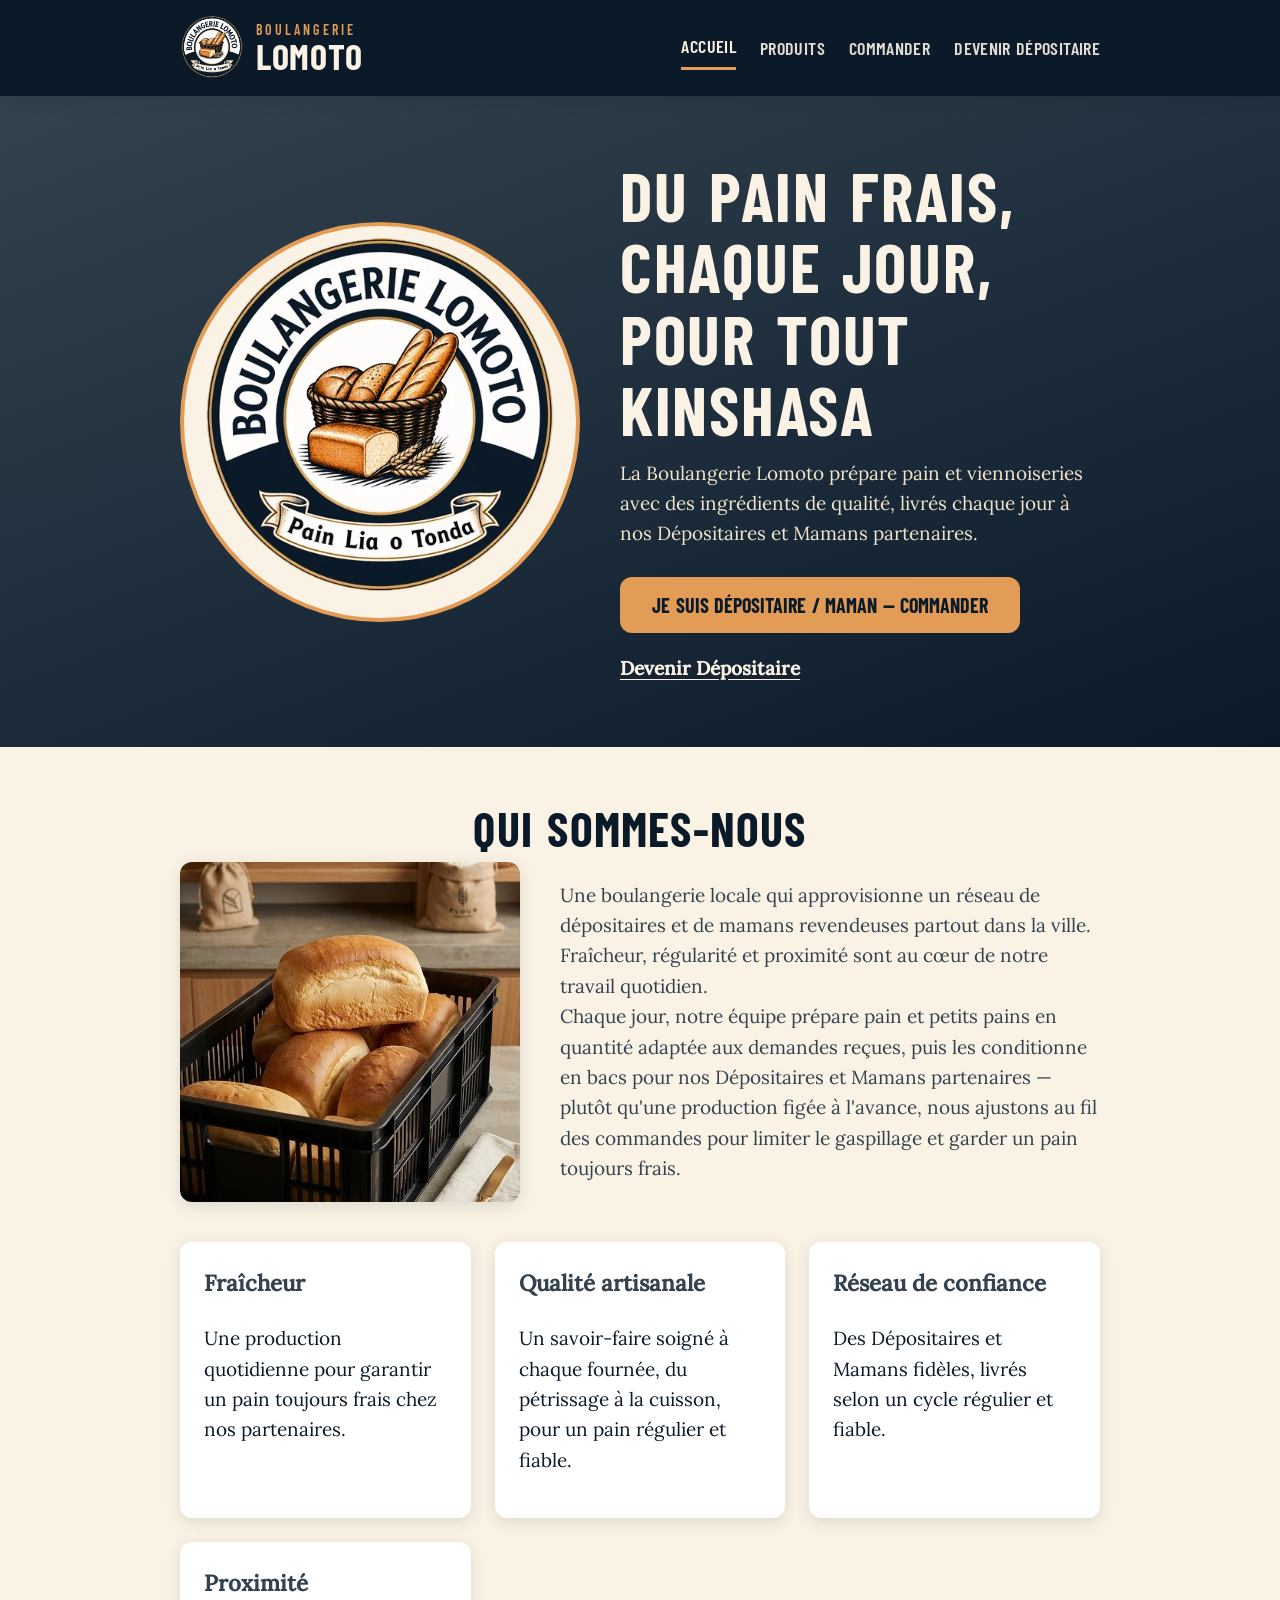
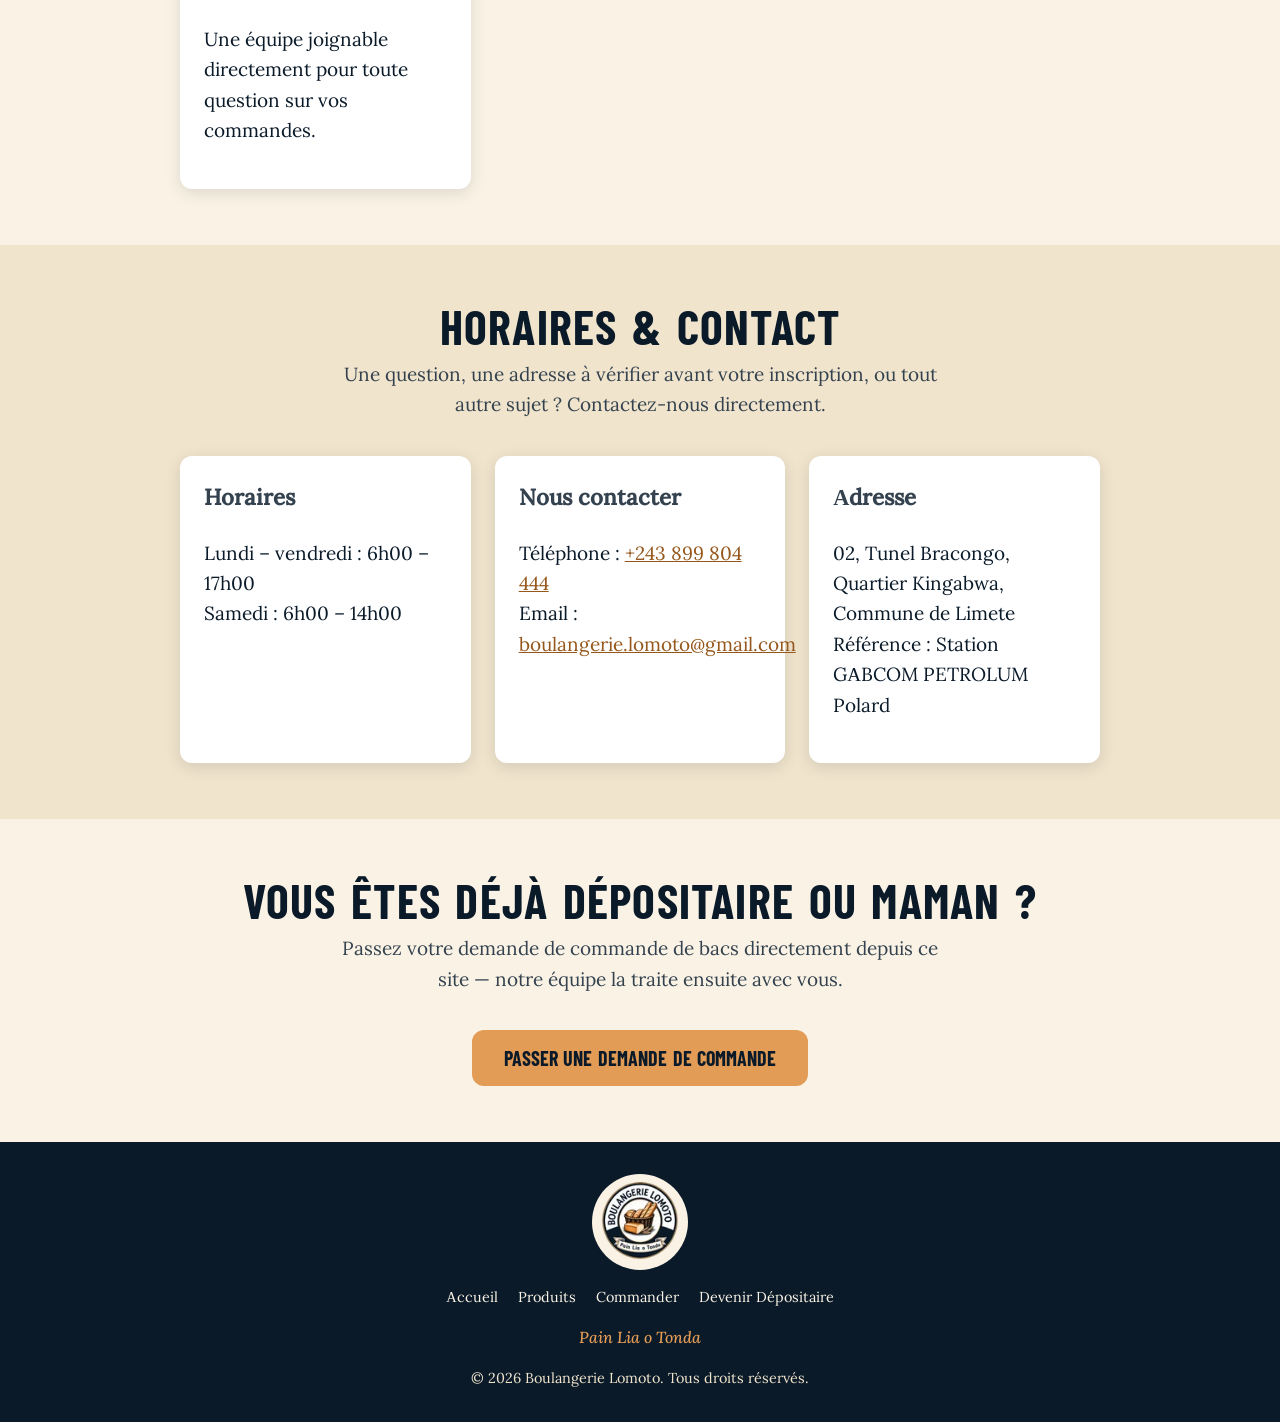
<file: index.html>
<!DOCTYPE html>
<html lang="fr">
<head>
  <meta charset="UTF-8" />
  <meta name="viewport" content="width=device-width, initial-scale=1.0" />
  <title>Boulangerie Lomoto</title>
  <meta name="description" content="Boulangerie Lomoto — pain et viennoiseries fraîches à Kinshasa. Dépositaires et Mamans, commandez vos bacs en ligne." />

  <link rel="icon" href="favicon.ico" sizes="16x16 32x32 48x48" />
  <link rel="icon" type="image/png" href="favicon-32.png" sizes="32x32" />
  <link rel="apple-touch-icon" href="apple-touch-icon.png" />
  <meta name="theme-color" content="#0A1A29" />

  <meta property="og:type" content="website" />
  <meta property="og:url" content="https://www.boulangerie-lomoto.com/" />
  <meta property="og:title" content="Boulangerie Lomoto" />
  <meta property="og:description" content="Boulangerie Lomoto — pain et viennoiseries fraîches à Kinshasa. Dépositaires et Mamans, commandez vos bacs en ligne." />
  <meta property="og:image" content="https://www.boulangerie-lomoto.com/images/og-image.jpg" />
  <meta property="og:image:width" content="1200" />
  <meta property="og:image:height" content="630" />
  <meta property="og:locale" content="fr_CD" />
  <meta name="twitter:card" content="summary_large_image" />

  <link rel="stylesheet" href="css/style.css" />
  <script src="js/site.js" defer></script>
</head>
<body>

  <header class="entete">
    <div class="entete-barre">
      <a class="marque" href="index.html">
        <img
          class="marque-logo"
          src="images/logo/logo-192.webp"
          srcset="images/logo/logo-96.webp 96w, images/logo/logo-192.webp 192w, images/logo/logo-480.webp 480w"
          sizes="(max-width: 600px) 52px, 64px"
          width="64" height="64"
          alt="Logo Boulangerie Lomoto"
        />
        <span class="marque-texte">
          <span class="marque-suffixe">Boulangerie</span>
          <span class="marque-nom">Lomoto</span>
        </span>
      </a>
      <button type="button" class="bouton-menu" id="bouton-menu" aria-expanded="false" aria-controls="nav-principale" hidden>
        <span class="bouton-menu-icone" aria-hidden="true"></span>
        <span class="assistance-visuelle">Menu</span>
      </button>
      <nav class="nav" id="nav-principale">
        <a href="index.html" class="actif" aria-current="page">Accueil</a>
        <a href="produits.html">Produits</a>
        <a href="commander.html">Commander</a>
        <a href="devenir-depositaire.html">Devenir Dépositaire</a>
      </nav>
    </div>
  </header>

  <section class="heros heros-accueil">
    <div class="conteneur heros-accueil-inner">
      <div class="heros-disque">
        <img
          src="images/logo/logo-480.webp"
          srcset="images/logo/logo-96.webp 96w, images/logo/logo-192.webp 192w, images/logo/logo-480.webp 480w"
          sizes="(max-width: 600px) 212px, 368px"
          width="368" height="368"
          alt="Logo Boulangerie Lomoto"
        />
      </div>
      <div class="heros-accueil-texte">
        <h1>Du pain frais, chaque jour, pour tout Kinshasa</h1>
        <p>
          La Boulangerie Lomoto prépare pain et viennoiseries avec des
          ingrédients de qualité, livrés chaque jour à nos Dépositaires et
          Mamans partenaires.
        </p>
        <div class="heros-accueil-actions">
          <a class="bouton" href="commander.html">Je suis Dépositaire / Maman — Commander</a>
          <a class="heros-lien-secondaire" href="devenir-depositaire.html">Devenir Dépositaire</a>
        </div>
      </div>
    </div>
  </section>

  <section class="section">
    <div class="conteneur">
      <h2>Qui sommes-nous</h2>

      <div class="section-illustree">
        <div class="illustration">
          <img
            src="images/produits/pain-frais-comptoir.jpg"
            alt="Bac de pains fraîchement préparés, prêts pour la livraison du jour"
            width="640" height="1138"
            loading="lazy"
          />
        </div>
        <div class="texte">
          <p class="section-intro">
            Une boulangerie locale qui approvisionne un réseau de dépositaires et
            de mamans revendeuses partout dans la ville. Fraîcheur, régularité et
            proximité sont au cœur de notre travail quotidien.
          </p>
          <p class="section-intro">
            Chaque jour, notre équipe prépare pain et petits pains en quantité
            adaptée aux demandes reçues, puis les conditionne en bacs pour nos
            Dépositaires et Mamans partenaires — plutôt qu'une production figée
            à l'avance, nous ajustons au fil des commandes pour limiter le
            gaspillage et garder un pain toujours frais.
          </p>
        </div>
      </div>

      <div class="grille">
        <div class="carte">
          <h3>Fraîcheur</h3>
          <p>Une production quotidienne pour garantir un pain toujours frais chez nos partenaires.</p>
        </div>
        <div class="carte">
          <h3>Qualité artisanale</h3>
          <p>Un savoir-faire soigné à chaque fournée, du pétrissage à la cuisson, pour un pain régulier et fiable.</p>
        </div>
        <div class="carte">
          <h3>Réseau de confiance</h3>
          <p>Des Dépositaires et Mamans fidèles, livrés selon un cycle régulier et fiable.</p>
        </div>
        <div class="carte">
          <h3>Proximité</h3>
          <p>Une équipe joignable directement pour toute question sur vos commandes.</p>
        </div>
      </div>
    </div>
  </section>

  <section class="section section-alt">
    <div class="conteneur">
      <h2>Horaires &amp; contact</h2>
      <p class="section-intro">
        Une question, une adresse à vérifier avant votre inscription, ou tout
        autre sujet ? Contactez-nous directement.
      </p>
      <div class="grille">
        <div class="carte">
          <h3>Horaires</h3>
          <p>
            Lundi – vendredi : 6h00 – 17h00<br />
            Samedi : 6h00 – 14h00
          </p>
        </div>
        <div class="carte">
          <h3>Nous contacter</h3>
          <p>
            Téléphone : <a href="tel:+243899804444">+243 899 804 444</a><br />
            Email : <a href="mailto:boulangerie.lomoto@gmail.com">boulangerie.lomoto@gmail.com</a>
          </p>
        </div>
        <div class="carte">
          <h3>Adresse</h3>
          <p>
            02, Tunel Bracongo, Quartier Kingabwa, Commune de Limete<br />
            Référence : Station GABCOM PETROLUM Polard
          </p>
        </div>
      </div>
    </div>
  </section>

  <section class="section">
    <div class="conteneur" style="text-align:center;">
      <h2>Vous êtes déjà Dépositaire ou Maman ?</h2>
      <p class="section-intro">
        Passez votre demande de commande de bacs directement depuis ce site —
        notre équipe la traite ensuite avec vous.
      </p>
      <a class="bouton" href="commander.html">Passer une demande de commande</a>
    </div>
  </section>

  <footer class="pied">
    <div class="conteneur pied-contenu">
      <div class="pied-logo">
        <img
          src="images/logo/logo-96.webp"
          srcset="images/logo/logo-96.webp 96w, images/logo/logo-192.webp 192w"
          sizes="(max-width: 600px) 108px, 96px"
          width="96" height="96"
          alt="Logo Boulangerie Lomoto"
        />
      </div>
      <nav class="pied-liens" aria-label="Pied de page">
        <a href="index.html">Accueil</a>
        <a href="produits.html">Produits</a>
        <a href="commander.html">Commander</a>
        <a href="devenir-depositaire.html">Devenir Dépositaire</a>
      </nav>
      <p class="pied-devise">Pain Lia o Tonda</p>
      <p class="pied-copyright">&copy; <span id="annee"></span> Boulangerie Lomoto. Tous droits réservés.</p>
    </div>
  </footer>
</body>
</html>
</file>
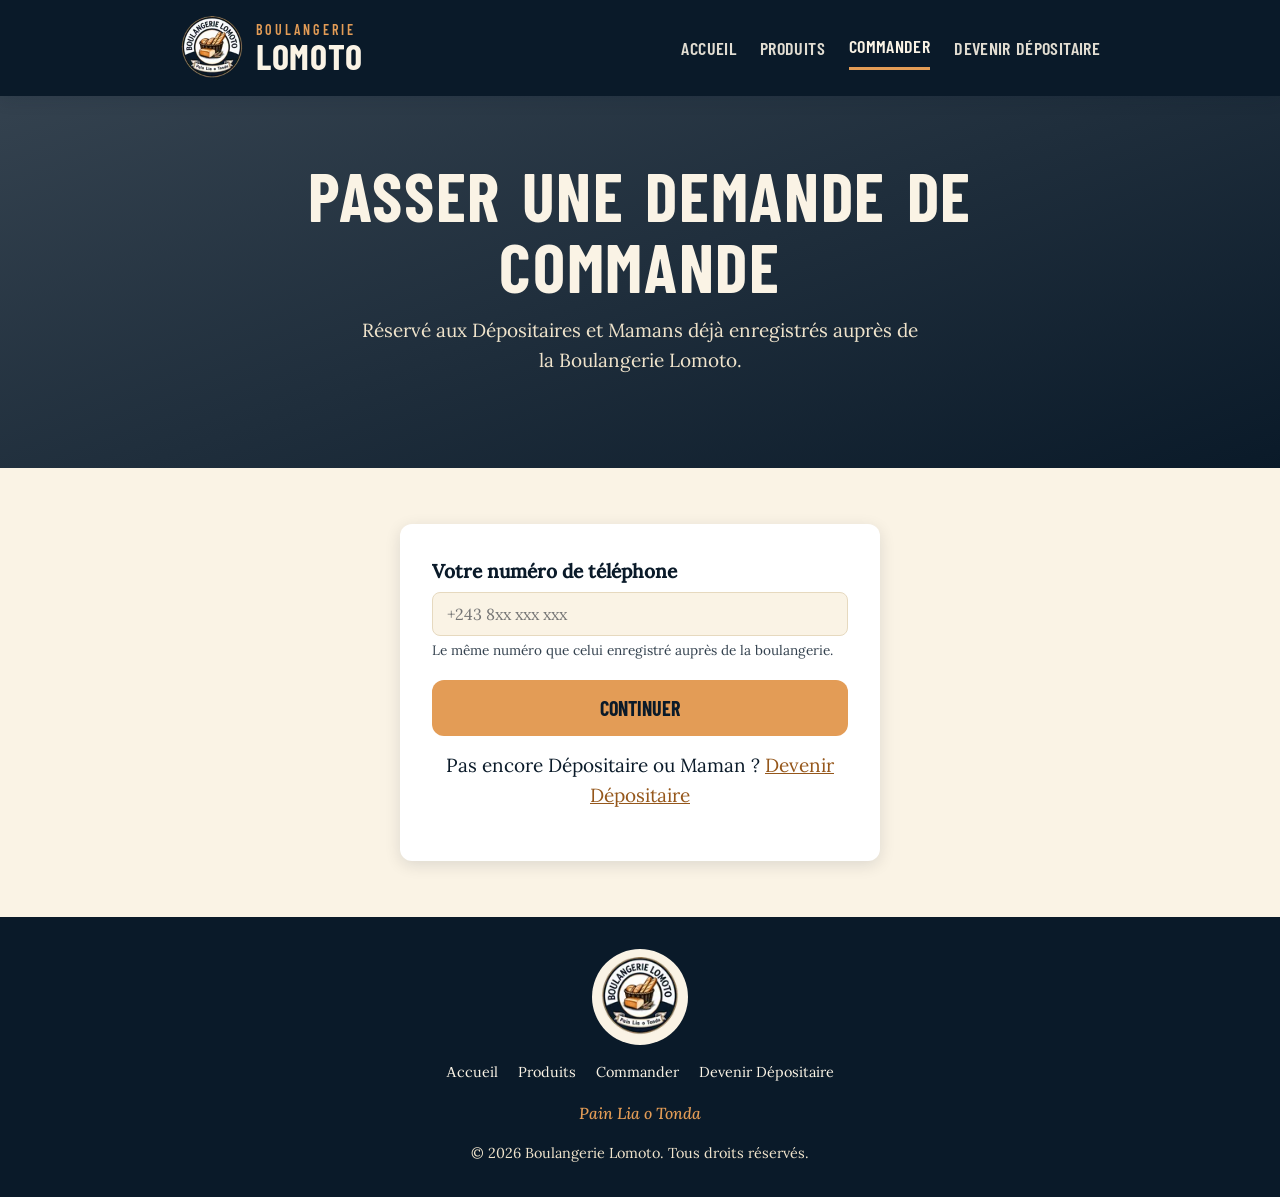
<file: commander.html>
<!DOCTYPE html>
<html lang="fr">
<head>
  <meta charset="UTF-8" />
  <meta name="viewport" content="width=device-width, initial-scale=1.0" />
  <title>Commander — Boulangerie Lomoto</title>
  <meta name="description" content="Dépositaires et Mamans : passez votre demande de commande de bacs auprès de la Boulangerie Lomoto." />

  <link rel="icon" href="favicon.ico" sizes="16x16 32x32 48x48" />
  <link rel="icon" type="image/png" href="favicon-32.png" sizes="32x32" />
  <link rel="apple-touch-icon" href="apple-touch-icon.png" />
  <meta name="theme-color" content="#0A1A29" />

  <meta property="og:type" content="website" />
  <meta property="og:url" content="https://www.boulangerie-lomoto.com/commander.html" />
  <meta property="og:title" content="Commander — Boulangerie Lomoto" />
  <meta property="og:description" content="Dépositaires et Mamans : passez votre demande de commande de bacs auprès de la Boulangerie Lomoto." />
  <meta property="og:image" content="https://www.boulangerie-lomoto.com/images/og-image.jpg" />
  <meta property="og:image:width" content="1200" />
  <meta property="og:image:height" content="630" />
  <meta property="og:locale" content="fr_CD" />
  <meta name="twitter:card" content="summary_large_image" />

  <link rel="stylesheet" href="css/style.css" />
  <script src="js/site.js" defer></script>
</head>
<body>

  <header class="entete">
    <div class="entete-barre">
      <a class="marque" href="index.html">
        <img
          class="marque-logo"
          src="images/logo/logo-192.webp"
          srcset="images/logo/logo-96.webp 96w, images/logo/logo-192.webp 192w, images/logo/logo-480.webp 480w"
          sizes="(max-width: 600px) 52px, 64px"
          width="64" height="64"
          alt="Logo Boulangerie Lomoto"
        />
        <span class="marque-texte">
          <span class="marque-suffixe">Boulangerie</span>
          <span class="marque-nom">Lomoto</span>
        </span>
      </a>
      <button type="button" class="bouton-menu" id="bouton-menu" aria-expanded="false" aria-controls="nav-principale" hidden>
        <span class="bouton-menu-icone" aria-hidden="true"></span>
        <span class="assistance-visuelle">Menu</span>
      </button>
      <nav class="nav" id="nav-principale">
        <a href="index.html">Accueil</a>
        <a href="produits.html">Produits</a>
        <a href="commander.html" class="actif" aria-current="page">Commander</a>
        <a href="devenir-depositaire.html">Devenir Dépositaire</a>
      </nav>
    </div>
  </header>

  <section class="heros">
    <div class="conteneur">
      <h1>Passer une demande de commande</h1>
      <p>Réservé aux Dépositaires et Mamans déjà enregistrés auprès de la Boulangerie Lomoto.</p>
    </div>
  </section>

  <section class="section">
    <div class="conteneur">

      <!-- Étape 1 : identification par téléphone -->
      <form id="formulaire-identification" class="formulaire-carte" novalidate>
        <div id="zone-message-identification"></div>

        <div class="champ">
          <label for="telephone">Votre numéro de téléphone</label>
          <input
            type="tel"
            id="telephone"
            name="telephone"
            inputmode="tel"
            autocomplete="tel"
            placeholder="+243 8xx xxx xxx"
            required
          />
          <span class="aide">Le même numéro que celui enregistré auprès de la boulangerie.</span>
        </div>

        <button type="submit" class="bouton" id="bouton-identification" style="width:100%;">
          Continuer
        </button>
        <p class="aide" style="text-align:center; margin-top:14px;">
          Pas encore Dépositaire ou Maman ?
          <a href="devenir-depositaire.html">Devenir Dépositaire</a>
        </p>
      </form>

      <!-- Étape 2 : formulaire de demande (masqué au départ) -->
      <form id="formulaire-demande" class="formulaire-carte" novalidate hidden>
        <div id="zone-message-demande"></div>

        <p class="salutation">Bonjour <span id="nom-client"></span></p>
        <span class="qualite-badge" id="qualite-client"></span>

        <div class="champ">
          <label>Bacs souhaités par produit</label>
          <div class="grille-produits" id="zone-produits">
            <p class="aide">Chargement des produits…</p>
          </div>
          <p class="total-bacs">Total : <strong id="total-bacs">0</strong> bac(s)</p>
        </div>

        <div class="champ">
          <label for="date-souhaitee">Date souhaitée</label>
          <input type="date" id="date-souhaitee" name="dateSouhaitee" required />
        </div>

        <div class="champ">
          <label for="note">Commentaire pour notre équipe <span style="font-weight:400;">(facultatif)</span></label>
          <textarea id="note" name="note" maxlength="500" placeholder="Une précision pour notre équipe…"></textarea>
        </div>

        <button type="submit" class="bouton" id="bouton-demande" style="width:100%;">
          Envoyer ma demande
        </button>
        <button type="button" class="lien-discret" id="bouton-changer-numero">
          Ce n'est pas mon numéro / changer
        </button>
      </form>

      <!-- Étape 3 : confirmation (masquée au départ) -->
      <div id="zone-confirmation" class="formulaire-carte" hidden>
        <div class="message message-succes">
          <strong>Votre demande a été transmise.</strong>
          <p style="margin:8px 0 0;">
            Notre équipe vous recontactera pour la confirmer. Ceci n'est pas
            encore une commande ferme — vous recevrez une confirmation avant
            toute livraison.
          </p>
        </div>
        <button type="button" class="bouton" id="bouton-nouvelle-demande" style="width:100%;">
          Passer une nouvelle demande
        </button>
      </div>

    </div>
  </section>

  <footer class="pied">
    <div class="conteneur pied-contenu">
      <div class="pied-logo">
        <img
          src="images/logo/logo-96.webp"
          srcset="images/logo/logo-96.webp 96w, images/logo/logo-192.webp 192w"
          sizes="(max-width: 600px) 108px, 96px"
          width="96" height="96"
          alt="Logo Boulangerie Lomoto"
        />
      </div>
      <nav class="pied-liens" aria-label="Pied de page">
        <a href="index.html">Accueil</a>
        <a href="produits.html">Produits</a>
        <a href="commander.html">Commander</a>
        <a href="devenir-depositaire.html">Devenir Dépositaire</a>
      </nav>
      <p class="pied-devise">Pain Lia o Tonda</p>
      <p class="pied-copyright">&copy; <span id="annee"></span> Boulangerie Lomoto. Tous droits réservés.</p>
    </div>
  </footer>

  <script src="js/commander.js"></script>
</body>
</html>
</file>
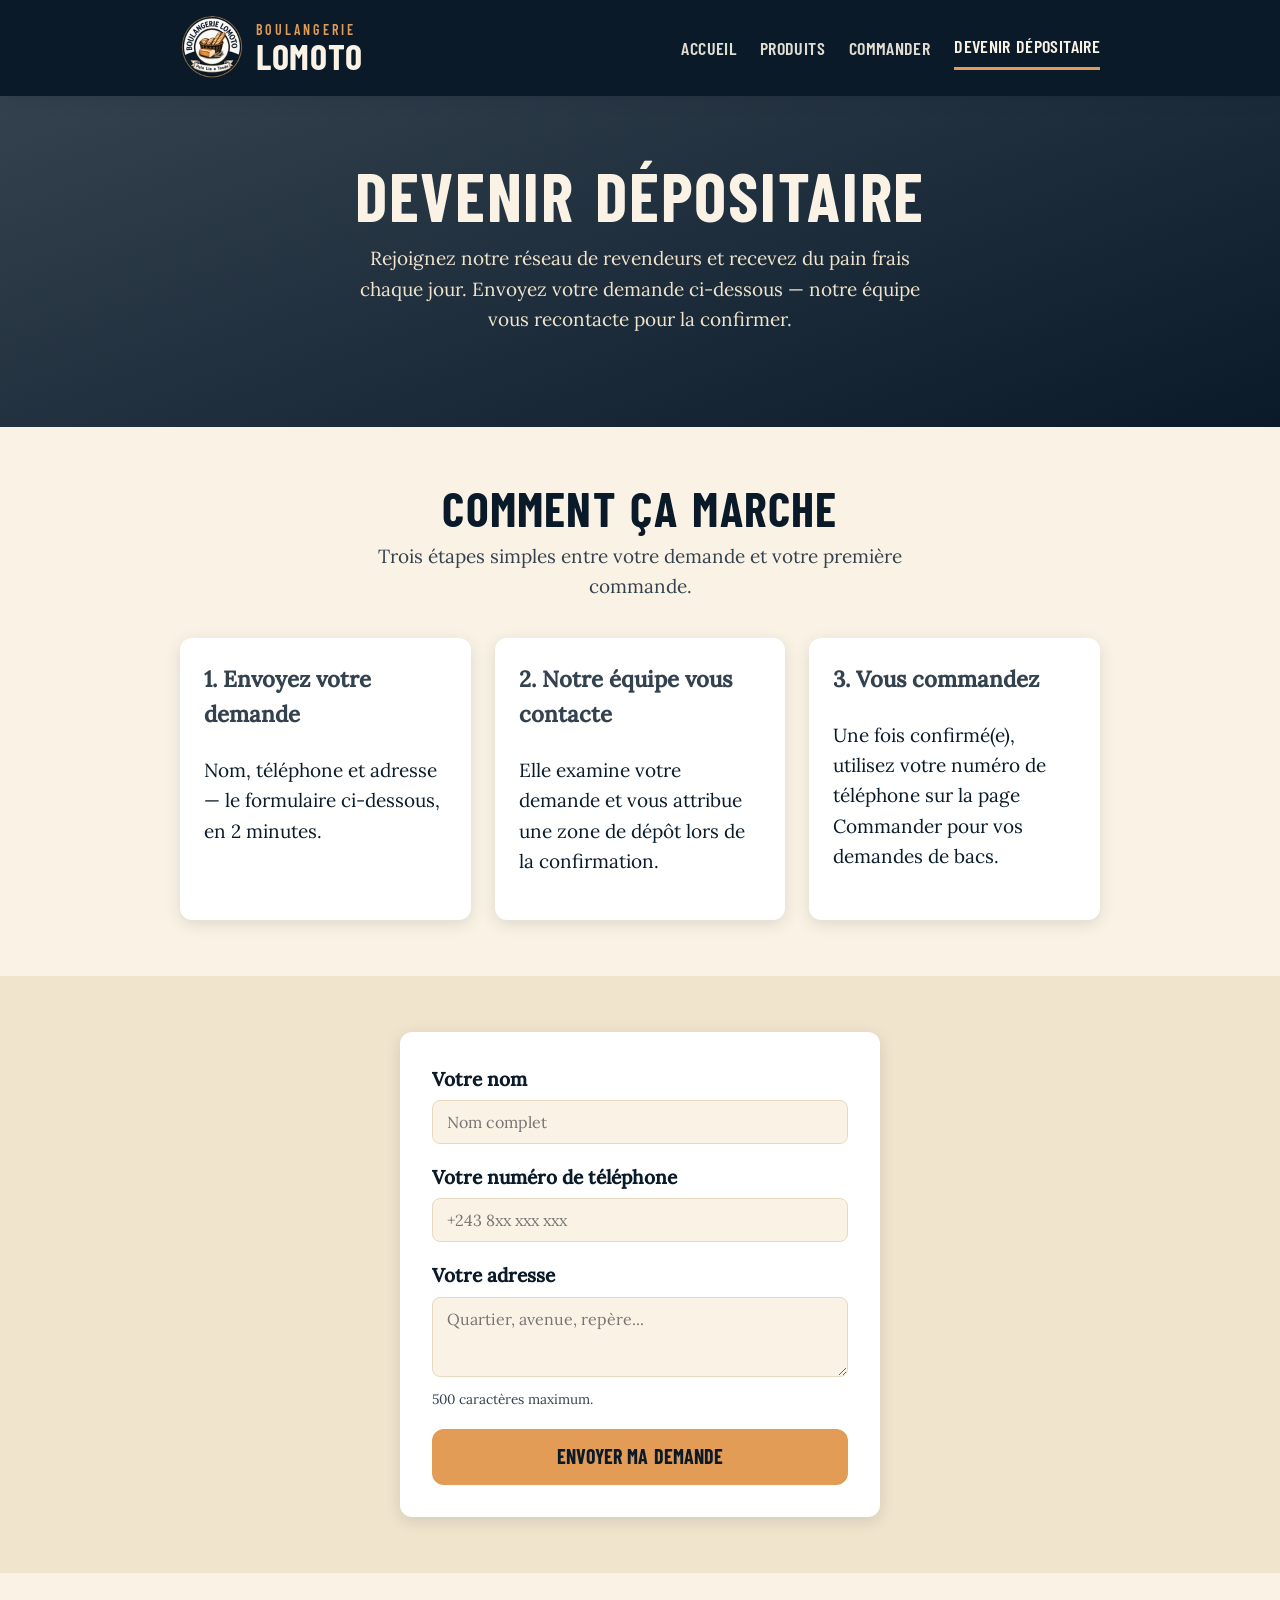
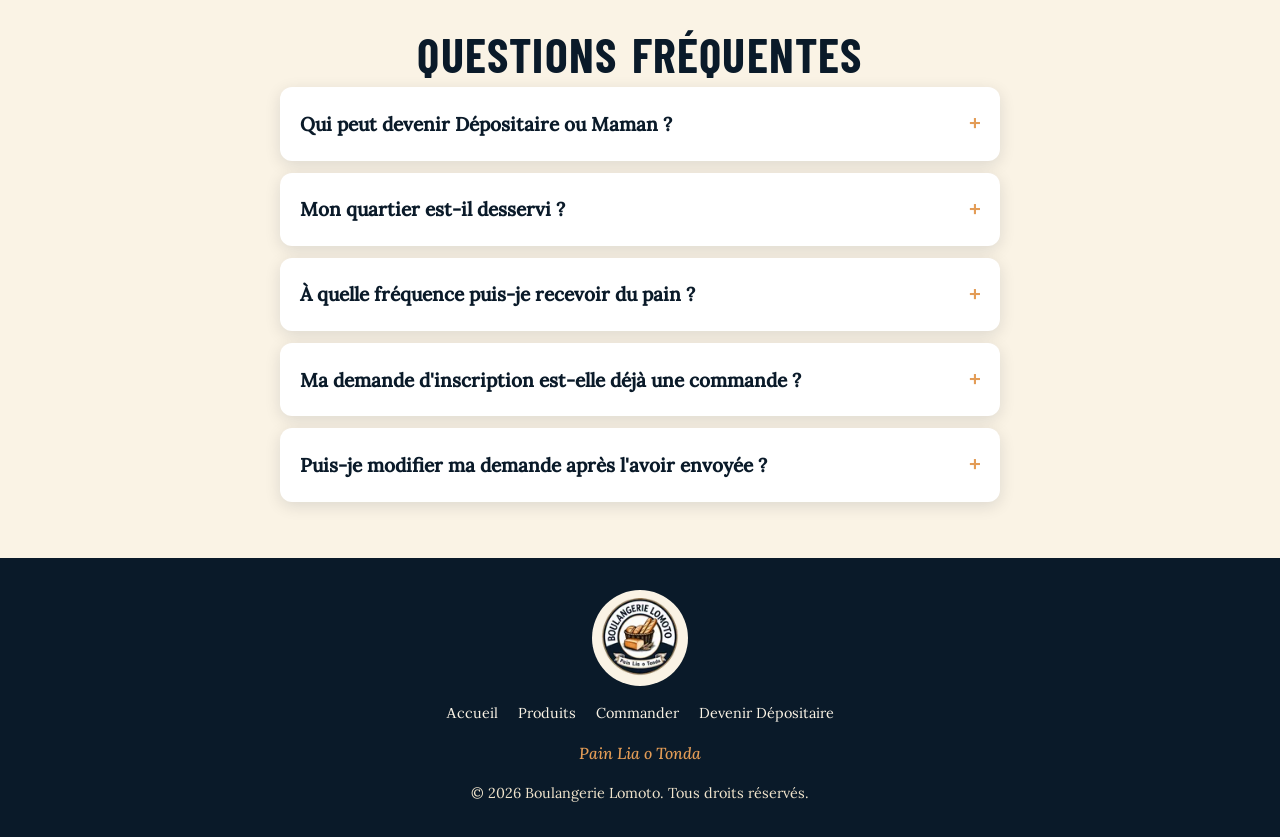
<file: devenir-depositaire.html>
<!DOCTYPE html>
<html lang="fr">
<head>
  <meta charset="UTF-8" />
  <meta name="viewport" content="width=device-width, initial-scale=1.0" />
  <title>Devenir Dépositaire — Boulangerie Lomoto</title>
  <meta name="description" content="Rejoignez le réseau de Dépositaires de la Boulangerie Lomoto — envoyez votre demande d'inscription, notre équipe vous recontacte pour la confirmer." />

  <link rel="icon" href="favicon.ico" sizes="16x16 32x32 48x48" />
  <link rel="icon" type="image/png" href="favicon-32.png" sizes="32x32" />
  <link rel="apple-touch-icon" href="apple-touch-icon.png" />
  <meta name="theme-color" content="#0A1A29" />

  <meta property="og:type" content="website" />
  <meta property="og:url" content="https://www.boulangerie-lomoto.com/devenir-depositaire.html" />
  <meta property="og:title" content="Devenir Dépositaire — Boulangerie Lomoto" />
  <meta property="og:description" content="Rejoignez le réseau de Dépositaires de la Boulangerie Lomoto — envoyez votre demande d'inscription, notre équipe vous recontacte pour la confirmer." />
  <meta property="og:image" content="https://www.boulangerie-lomoto.com/images/og-image.jpg" />
  <meta property="og:image:width" content="1200" />
  <meta property="og:image:height" content="630" />
  <meta property="og:locale" content="fr_CD" />
  <meta name="twitter:card" content="summary_large_image" />

  <link rel="stylesheet" href="css/style.css" />
  <script src="js/site.js" defer></script>
</head>
<body>

  <header class="entete">
    <div class="entete-barre">
      <a class="marque" href="index.html">
        <img
          class="marque-logo"
          src="images/logo/logo-192.webp"
          srcset="images/logo/logo-96.webp 96w, images/logo/logo-192.webp 192w, images/logo/logo-480.webp 480w"
          sizes="(max-width: 600px) 52px, 64px"
          width="64" height="64"
          alt="Logo Boulangerie Lomoto"
        />
        <span class="marque-texte">
          <span class="marque-suffixe">Boulangerie</span>
          <span class="marque-nom">Lomoto</span>
        </span>
      </a>
      <button type="button" class="bouton-menu" id="bouton-menu" aria-expanded="false" aria-controls="nav-principale" hidden>
        <span class="bouton-menu-icone" aria-hidden="true"></span>
        <span class="assistance-visuelle">Menu</span>
      </button>
      <nav class="nav" id="nav-principale">
        <a href="index.html">Accueil</a>
        <a href="produits.html">Produits</a>
        <a href="commander.html">Commander</a>
        <a href="devenir-depositaire.html" class="actif" aria-current="page">Devenir Dépositaire</a>
      </nav>
    </div>
  </header>

  <section class="heros">
    <div class="conteneur">
      <h1>Devenir Dépositaire</h1>
      <p>
        Rejoignez notre réseau de revendeurs et recevez du pain frais chaque
        jour. Envoyez votre demande ci-dessous — notre équipe vous
        recontacte pour la confirmer.
      </p>
    </div>
  </section>

  <section class="section">
    <div class="conteneur">
      <h2>Comment ça marche</h2>
      <p class="section-intro">
        Trois étapes simples entre votre demande et votre première commande.
      </p>
      <div class="grille">
        <div class="carte">
          <h3>1. Envoyez votre demande</h3>
          <p>Nom, téléphone et adresse — le formulaire ci-dessous, en 2 minutes.</p>
        </div>
        <div class="carte">
          <h3>2. Notre équipe vous contacte</h3>
          <p>Elle examine votre demande et vous attribue une zone de dépôt lors de la confirmation.</p>
        </div>
        <div class="carte">
          <h3>3. Vous commandez</h3>
          <p>Une fois confirmé(e), utilisez votre numéro de téléphone sur la page Commander pour vos demandes de bacs.</p>
        </div>
      </div>
    </div>
  </section>

  <section class="section section-alt">
    <div class="conteneur">

      <!-- Formulaire de demande d'inscription -->
      <form id="formulaire-inscription" class="formulaire-carte" novalidate>
        <div id="zone-message-inscription"></div>

        <div class="champ">
          <label for="nom">Votre nom</label>
          <input
            type="text"
            id="nom"
            name="nom"
            autocomplete="name"
            maxlength="200"
            placeholder="Nom complet"
            required
          />
        </div>

        <div class="champ">
          <label for="telephone">Votre numéro de téléphone</label>
          <input
            type="tel"
            id="telephone"
            name="telephone"
            inputmode="tel"
            autocomplete="tel"
            placeholder="+243 8xx xxx xxx"
            required
          />
        </div>

        <div class="champ">
          <label for="adresse">Votre adresse</label>
          <textarea
            id="adresse"
            name="adresse"
            maxlength="500"
            placeholder="Quartier, avenue, repère..."
            required
          ></textarea>
          <span class="aide">500 caractères maximum.</span>
        </div>

        <button type="submit" class="bouton" id="bouton-inscription" style="width:100%;">
          Envoyer ma demande
        </button>
      </form>

      <!-- Confirmation (masquée au départ) -->
      <div id="zone-confirmation" class="formulaire-carte" hidden>
        <div class="message message-succes">
          <strong>Votre demande a été transmise.</strong>
          <p style="margin:8px 0 0;">
            Ceci n'est pas encore un compte actif — notre équipe vous
            recontactera pour la confirmer avant que vous puissiez passer
            des commandes.
          </p>
        </div>
        <button type="button" class="bouton" id="bouton-nouvelle-inscription" style="width:100%;">
          Envoyer une nouvelle demande
        </button>
      </div>

    </div>
  </section>

  <section class="section">
    <div class="conteneur">
      <h2>Questions fréquentes</h2>
      <div class="faq">
        <details class="faq-item">
          <summary>Qui peut devenir Dépositaire ou Maman ?</summary>
          <p>Toute personne souhaitant revendre notre pain peut envoyer une demande. Notre équipe l'examine et vous recontacte pour confirmer votre inscription.</p>
        </details>
        <details class="faq-item">
          <summary>Mon quartier est-il desservi ?</summary>
          <p>Indiquez votre adresse dans le formulaire — notre équipe vous confirmera si votre zone est couverte par notre réseau de livraison.</p>
        </details>
        <details class="faq-item">
          <summary>À quelle fréquence puis-je recevoir du pain ?</summary>
          <p>Une fois confirmé(e), vous passez vos demandes de commande au jour le jour depuis la page <a href="commander.html">Commander</a>, pour la date de votre choix — pas de calendrier fixe imposé.</p>
        </details>
        <details class="faq-item">
          <summary>Ma demande d'inscription est-elle déjà une commande ?</summary>
          <p>Non. Ce n'est qu'une demande — rien n'est confirmé ni facturé tant que notre équipe ne vous a pas recontacté(e).</p>
        </details>
        <details class="faq-item">
          <summary>Puis-je modifier ma demande après l'avoir envoyée ?</summary>
          <p>Contactez-nous directement (coordonnées sur la page <a href="index.html">Accueil</a>) — notre équipe peut ajuster votre demande avant confirmation.</p>
        </details>
      </div>
    </div>
  </section>

  <footer class="pied">
    <div class="conteneur pied-contenu">
      <div class="pied-logo">
        <img
          src="images/logo/logo-96.webp"
          srcset="images/logo/logo-96.webp 96w, images/logo/logo-192.webp 192w"
          sizes="(max-width: 600px) 108px, 96px"
          width="96" height="96"
          alt="Logo Boulangerie Lomoto"
        />
      </div>
      <nav class="pied-liens" aria-label="Pied de page">
        <a href="index.html">Accueil</a>
        <a href="produits.html">Produits</a>
        <a href="commander.html">Commander</a>
        <a href="devenir-depositaire.html">Devenir Dépositaire</a>
      </nav>
      <p class="pied-devise">Pain Lia o Tonda</p>
      <p class="pied-copyright">&copy; <span id="annee"></span> Boulangerie Lomoto. Tous droits réservés.</p>
    </div>
  </footer>

  <script src="js/devenir-depositaire.js"></script>
</body>
</html>
</file>
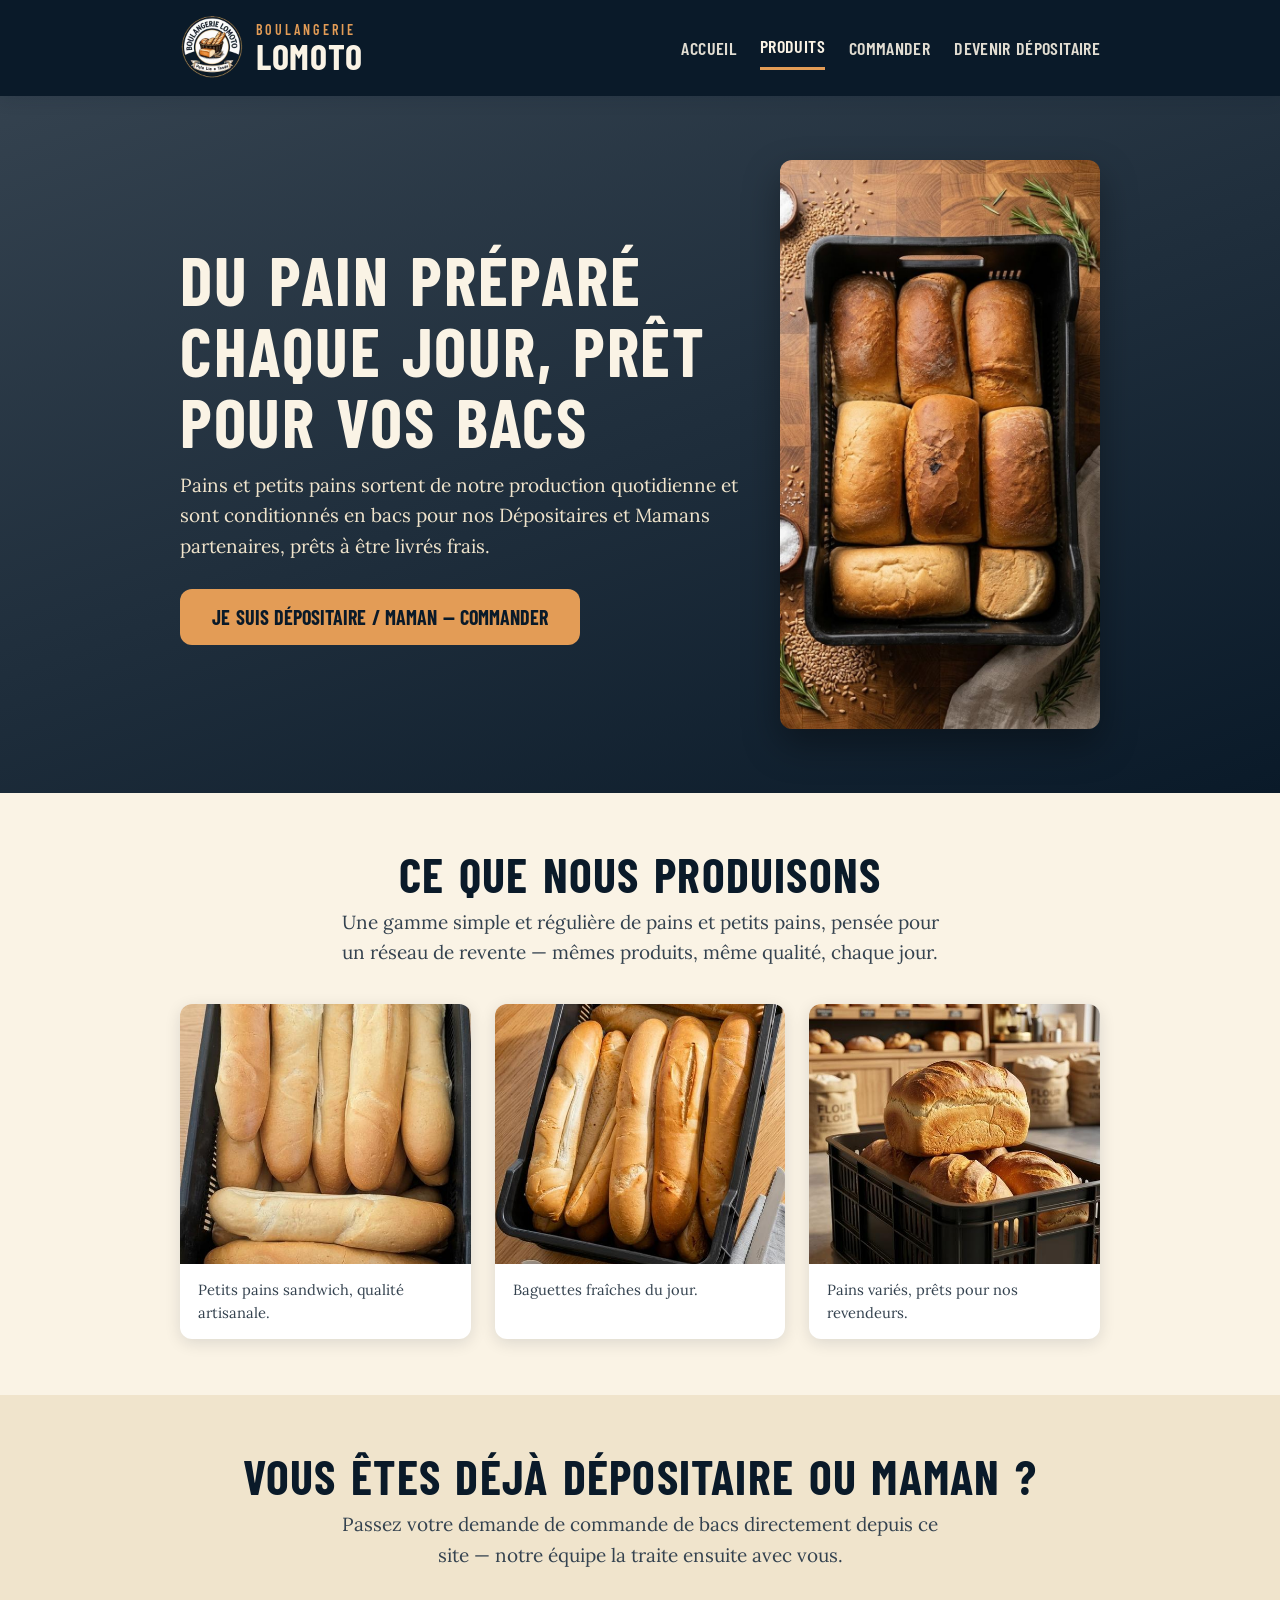
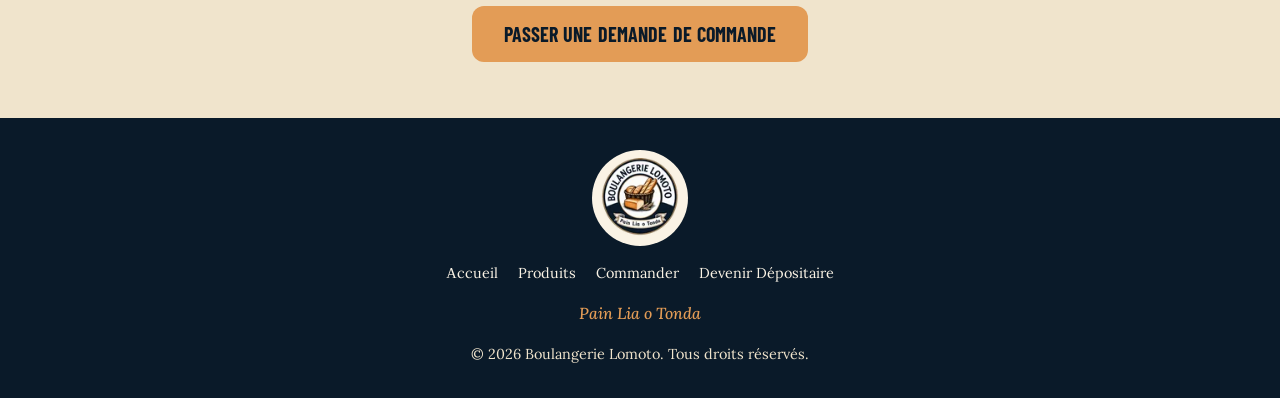
<file: produits.html>
<!DOCTYPE html>
<html lang="fr">
<head>
  <meta charset="UTF-8" />
  <meta name="viewport" content="width=device-width, initial-scale=1.0" />
  <title>Nos produits — Boulangerie Lomoto</title>
  <meta name="description" content="Pain et viennoiseries de la Boulangerie Lomoto — préparés chaque jour, livrés frais à nos Dépositaires et Mamans partenaires." />

  <link rel="icon" href="favicon.ico" sizes="16x16 32x32 48x48" />
  <link rel="icon" type="image/png" href="favicon-32.png" sizes="32x32" />
  <link rel="apple-touch-icon" href="apple-touch-icon.png" />
  <meta name="theme-color" content="#0A1A29" />

  <meta property="og:type" content="website" />
  <meta property="og:url" content="https://www.boulangerie-lomoto.com/produits.html" />
  <meta property="og:title" content="Nos produits — Boulangerie Lomoto" />
  <meta property="og:description" content="Pain et viennoiseries de la Boulangerie Lomoto — préparés chaque jour, livrés frais à nos Dépositaires et Mamans partenaires." />
  <meta property="og:image" content="https://www.boulangerie-lomoto.com/images/og-image.jpg" />
  <meta property="og:image:width" content="1200" />
  <meta property="og:image:height" content="630" />
  <meta property="og:locale" content="fr_CD" />
  <meta name="twitter:card" content="summary_large_image" />

  <link rel="stylesheet" href="css/style.css" />
  <script src="js/site.js" defer></script>
</head>
<body>

  <header class="entete">
    <div class="entete-barre">
      <a class="marque" href="index.html">
        <img
          class="marque-logo"
          src="images/logo/logo-192.webp"
          srcset="images/logo/logo-96.webp 96w, images/logo/logo-192.webp 192w, images/logo/logo-480.webp 480w"
          sizes="(max-width: 600px) 52px, 64px"
          width="64" height="64"
          alt="Logo Boulangerie Lomoto"
        />
        <span class="marque-texte">
          <span class="marque-suffixe">Boulangerie</span>
          <span class="marque-nom">Lomoto</span>
        </span>
      </a>
      <button type="button" class="bouton-menu" id="bouton-menu" aria-expanded="false" aria-controls="nav-principale" hidden>
        <span class="bouton-menu-icone" aria-hidden="true"></span>
        <span class="assistance-visuelle">Menu</span>
      </button>
      <nav class="nav" id="nav-principale">
        <a href="index.html">Accueil</a>
        <a href="produits.html" class="actif" aria-current="page">Produits</a>
        <a href="commander.html">Commander</a>
        <a href="devenir-depositaire.html">Devenir Dépositaire</a>
      </nav>
    </div>
  </header>

  <section class="heros heros-duo">
    <div class="conteneur heros-duo-inner">
      <div class="heros-texte">
        <h1>Du pain préparé chaque jour, prêt pour vos bacs</h1>
        <p>
          Pains et petits pains sortent de notre production quotidienne et
          sont conditionnés en bacs pour nos Dépositaires et Mamans
          partenaires, prêts à être livrés frais.
        </p>
        <a class="bouton" href="commander.html">Je suis Dépositaire / Maman — Commander</a>
      </div>
      <div class="heros-image">
        <img
          src="images/produits/pains-assortiment-hero.jpg"
          alt="Assortiment de pains fraîchement cuits, rangés dans un bac de livraison"
          width="700" height="1244"
          loading="eager"
        />
      </div>
    </div>
  </section>

  <section class="section">
    <div class="conteneur">
      <h2>Ce que nous produisons</h2>
      <p class="section-intro">
        Une gamme simple et régulière de pains et petits pains, pensée pour
        un réseau de revente — mêmes produits, même qualité, chaque jour.
      </p>

      <div class="galerie">
        <div class="carte-galerie">
          <img
            src="images/produits/petits-pains-sandwich.jpg"
            alt="Petits pains sandwich, qualité artisanale, rangés dans un bac"
          />
          <p>Petits pains sandwich, qualité artisanale.</p>
        </div>
        <div class="carte-galerie">
          <img
            src="images/produits/baguettes-fraiches.jpg"
            alt="Baguettes fraîches rangées dans un bac de livraison"
          />
          <p>Baguettes fraîches du jour.</p>
        </div>
        <div class="carte-galerie">
          <img
            src="images/produits/etal-pains-varies.jpg"
            alt="Bac de pains variés prêts à la vente"
          />
          <p>Pains variés, prêts pour nos revendeurs.</p>
        </div>
      </div>
    </div>
  </section>

  <section class="section section-alt">
    <div class="conteneur" style="text-align:center;">
      <h2>Vous êtes déjà Dépositaire ou Maman ?</h2>
      <p class="section-intro">
        Passez votre demande de commande de bacs directement depuis ce site —
        notre équipe la traite ensuite avec vous.
      </p>
      <a class="bouton" href="commander.html">Passer une demande de commande</a>
    </div>
  </section>

  <footer class="pied">
    <div class="conteneur pied-contenu">
      <div class="pied-logo">
        <img
          src="images/logo/logo-96.webp"
          srcset="images/logo/logo-96.webp 96w, images/logo/logo-192.webp 192w"
          sizes="(max-width: 600px) 108px, 96px"
          width="96" height="96"
          alt="Logo Boulangerie Lomoto"
        />
      </div>
      <nav class="pied-liens" aria-label="Pied de page">
        <a href="index.html">Accueil</a>
        <a href="produits.html">Produits</a>
        <a href="commander.html">Commander</a>
        <a href="devenir-depositaire.html">Devenir Dépositaire</a>
      </nav>
      <p class="pied-devise">Pain Lia o Tonda</p>
      <p class="pied-copyright">&copy; <span id="annee"></span> Boulangerie Lomoto. Tous droits réservés.</p>
    </div>
  </footer>
</body>
</html>
</file>
<file: css/style.css>
/* Boulangerie Lomoto — site vitrine
   Feuille de style partagée, aucune dépendance externe.
   Polices hébergées localement (voir fonts/), aucun appel à Google Fonts
   à l'exécution. */

@font-face {
  font-family: "Barlow Condensed";
  src: url("../fonts/barlow-condensed-semibold.woff2") format("woff2");
  font-weight: 600;
  font-style: normal;
  font-display: swap;
}

@font-face {
  font-family: "Barlow Condensed";
  src: url("../fonts/barlow-condensed-bold.woff2") format("woff2");
  font-weight: 700;
  font-style: normal;
  font-display: swap;
}

@font-face {
  font-family: "Lora";
  src: url("../fonts/lora-regular.woff2") format("woff2");
  font-weight: 400;
  font-style: normal;
  font-display: swap;
}

@font-face {
  font-family: "Lora";
  src: url("../fonts/lora-medium.woff2") format("woff2");
  font-weight: 500;
  font-style: normal;
  font-display: swap;
}

@font-face {
  font-family: "Lora";
  src: url("../fonts/lora-medium-italic.woff2") format("woff2");
  font-weight: 500;
  font-style: italic;
  font-display: swap;
}

:root {
  /* Fonds sombres, titres, texte principal */
  --bleu-nuit: #0A1A29;
  /* Texte secondaire */
  --bleu-encre: #34424F;
  /* Boutons et accents */
  --or: #E39C56;
  /* Liens et petits textes d'accent sur crème */
  --or-fonce: #95571B;
  /* Fond de page */
  --creme: #FAF3E5;
  /* Sections alternées */
  --creme-fonce: #F0E4CC;
  /* Bordures */
  --filet: #E6D9BF;

  --blanc: #ffffff;
  --succes: #2f6b3f;
  --erreur: #a13a2f;
  --rayon: 12px;
  --ombre: 0 4px 16px rgba(10, 26, 41, 0.12);

  --police-titres: "Barlow Condensed", "Arial Narrow", Arial, sans-serif;
  --police-texte: "Lora", Georgia, "Times New Roman", serif;
}

* {
  box-sizing: border-box;
}

html {
  scroll-behavior: smooth;
}

body {
  margin: 0;
  font-family: var(--police-texte);
  font-size: 19px;
  color: var(--bleu-nuit);
  background: var(--creme);
  line-height: 1.6;
}

@media (max-width: 600px) {
  body {
    font-size: 17px;
  }
}

img {
  max-width: 100%;
}

a {
  color: var(--or-fonce);
}

/* Titres — Barlow Condensed, majuscules, condensé */
h1,
h2 {
  font-family: var(--police-titres);
  font-weight: 700;
  text-transform: uppercase;
  line-height: 1.05;
  letter-spacing: 0.025em;
  margin: 0;
}

h1 {
  font-size: 42px;
}

h2 {
  font-size: 36px;
}

@media (min-width: 601px) {
  h1 {
    font-size: 68px;
  }

  h2 {
    font-size: 48px;
  }
}

/* Contour de focus clavier, net et cohérent, sur tous les éléments interactifs */
a:focus-visible,
button:focus-visible,
input:focus-visible,
textarea:focus-visible,
summary:focus-visible {
  outline: 3px solid var(--or);
  outline-offset: 2px;
}

.conteneur {
  max-width: 960px;
  margin: 0 auto;
  padding: 0 20px;
}

/* En-tête */
.entete {
  background: var(--bleu-nuit);
  color: var(--creme);
  position: sticky;
  top: 0;
  z-index: 10;
  box-shadow: var(--ombre);
}

.entete-barre {
  display: flex;
  align-items: center;
  justify-content: space-between;
  padding: 16px 20px;
  max-width: 960px;
  margin: 0 auto;
}

/* Marque (logo rond + nom sur deux lignes) */
.marque {
  display: flex;
  align-items: center;
  gap: 12px;
  text-decoration: none;
  flex-shrink: 0;
}

.marque-logo {
  width: 64px;
  height: 64px;
  border-radius: 50%;
  display: block;
}

.marque-texte {
  display: flex;
  flex-direction: column;
  line-height: 1.1;
}

.marque-suffixe {
  font-family: var(--police-titres);
  font-weight: 600;
  font-size: 14px;
  letter-spacing: 0.22em;
  text-transform: uppercase;
  color: var(--or);
}

.marque-nom {
  font-family: var(--police-titres);
  font-weight: 700;
  font-size: 36px;
  line-height: 1;
  letter-spacing: 0.02em;
  text-transform: uppercase;
  color: var(--creme);
}

@media (max-width: 600px) {
  .marque-logo {
    width: 52px;
    height: 52px;
  }

  .marque-suffixe {
    font-size: 13px;
  }

  .marque-nom {
    font-size: 30px;
  }
}

/* Bouton menu (mobile uniquement, activé par js/site.js) */
.bouton-menu {
  display: none;
  align-items: center;
  justify-content: center;
  width: 48px;
  height: 48px;
  flex-shrink: 0;
  background: transparent;
  border: 2px solid var(--creme);
  border-radius: 8px;
  color: var(--creme);
  cursor: pointer;
}

.bouton-menu-icone,
.bouton-menu-icone::before,
.bouton-menu-icone::after {
  display: block;
  width: 22px;
  height: 2px;
  border-radius: 1px;
  background: var(--creme);
}

.bouton-menu-icone {
  position: relative;
}

.bouton-menu-icone::before,
.bouton-menu-icone::after {
  content: "";
  position: absolute;
  left: 0;
}

.bouton-menu-icone::before {
  top: -7px;
}

.bouton-menu-icone::after {
  top: 7px;
}

.assistance-visuelle {
  position: absolute;
  width: 1px;
  height: 1px;
  padding: 0;
  margin: -1px;
  overflow: hidden;
  clip: rect(0, 0, 0, 0);
  white-space: nowrap;
  border: 0;
}

.nav {
  display: flex;
  gap: 24px;
}

.nav a {
  font-family: var(--police-titres);
  font-weight: 600;
  font-size: 18px;
  text-transform: uppercase;
  letter-spacing: 0.02em;
  color: var(--creme);
  text-decoration: none;
  opacity: 0.9;
  display: inline-flex;
  align-items: center;
  min-height: 44px;
}

.nav a:hover {
  opacity: 1;
  text-decoration: underline;
  text-underline-offset: 4px;
}

.nav a.actif {
  opacity: 1;
  text-decoration: none;
  border-bottom: 3px solid var(--or);
}

@media (max-width: 820px) {
  .entete-barre {
    flex-wrap: wrap;
  }

  .bouton-menu:not([hidden]) {
    display: inline-flex;
  }

  .nav {
    order: 3;
    width: 100%;
    flex-wrap: wrap;
    row-gap: 12px;
  }

  .nav.nav-fermee {
    display: none;
  }
}

/* Héros */
.heros {
  background: linear-gradient(160deg, var(--bleu-encre) 0%, var(--bleu-nuit) 100%);
  color: var(--creme);
  padding: 64px 20px;
  text-align: center;
}

.heros h1 {
  margin: 0 0 12px;
}

.heros p {
  color: var(--creme-fonce);
  max-width: 560px;
  margin: 0 auto 28px;
}

.bouton {
  font-family: var(--police-titres);
  font-weight: 700;
  font-size: 20px;
  text-transform: uppercase;
  display: inline-flex;
  align-items: center;
  justify-content: center;
  min-height: 56px;
  background: var(--or);
  color: var(--bleu-nuit);
  padding: 0 32px;
  border-radius: var(--rayon);
  text-decoration: none;
  border: none;
  cursor: pointer;
  transition: transform 0.15s ease, box-shadow 0.15s ease;
}

.bouton:hover {
  transform: translateY(-1px);
  box-shadow: 0 6px 18px rgba(227, 156, 86, 0.4);
}

.bouton:disabled {
  opacity: 0.6;
  cursor: not-allowed;
  transform: none;
  box-shadow: none;
}

.bouton-secondaire {
  background: transparent;
  color: var(--creme);
  border: 2px solid var(--creme);
}

/* Héros à deux colonnes (texte + photo), utilisé sur la page Produits */
.heros-duo-inner {
  display: flex;
  align-items: center;
  gap: 40px;
  flex-wrap: wrap;
  text-align: left;
}

.heros-duo .heros-texte {
  flex: 1 1 320px;
}

.heros-duo .heros-texte h1,
.heros-duo .heros-texte p {
  text-align: left;
  margin-left: 0;
  margin-right: 0;
}

.heros-duo .heros-image {
  flex: 1 1 240px;
  max-width: 320px;
  margin: 0 auto;
}

.heros-duo .heros-image img {
  display: block;
  width: 100%;
  height: auto;
  border-radius: var(--rayon);
  box-shadow: 0 16px 36px rgba(0, 0, 0, 0.35);
}

/* Sections */
.section {
  padding: 56px 20px;
}

.section h2 {
  color: var(--bleu-nuit);
  margin-bottom: 8px;
  text-align: center;
}

.section-intro {
  text-align: center;
  color: var(--bleu-encre);
  max-width: 600px;
  margin: 0 auto 36px;
}

.grille {
  display: grid;
  grid-template-columns: repeat(auto-fit, minmax(220px, 1fr));
  gap: 24px;
}

.carte {
  background: var(--blanc);
  border-radius: var(--rayon);
  padding: 24px;
  box-shadow: var(--ombre);
}

.carte h3 {
  margin-top: 0;
  color: var(--bleu-encre);
}

.section-alt {
  background: var(--creme-fonce);
}

/* Section illustrée (photo + texte), utilisée pour « Qui sommes-nous » */
.section-illustree {
  display: flex;
  align-items: center;
  gap: 40px;
  flex-wrap: wrap;
  margin-bottom: 40px;
}

.section-illustree .illustration {
  flex: 1 1 260px;
  max-width: 340px;
  margin: 0 auto;
}

.section-illustree .illustration img {
  display: block;
  width: 100%;
  height: 340px;
  object-fit: cover;
  border-radius: var(--rayon);
  box-shadow: var(--ombre);
}

@media (max-width: 700px) {
  .section-illustree .illustration img {
    height: auto;
    object-fit: initial;
  }
}

.section-illustree .texte {
  flex: 2 1 320px;
}

.section-illustree .texte h2 {
  text-align: left;
}

.section-illustree .texte .section-intro {
  text-align: left;
  margin: 0;
  max-width: none;
}

/* Galerie de photos produits */
.galerie {
  display: grid;
  grid-template-columns: repeat(auto-fit, minmax(220px, 1fr));
  gap: 24px;
}

.carte-galerie {
  background: var(--blanc);
  border-radius: var(--rayon);
  box-shadow: var(--ombre);
  overflow: hidden;
}

.carte-galerie img {
  display: block;
  width: 100%;
  height: 260px;
  object-fit: cover;
}

.carte-galerie p {
  margin: 0;
  padding: 14px 18px;
  color: var(--bleu-encre);
  font-size: 0.92rem;
}

/* FAQ (accordéon natif, sans JS) */
.faq {
  max-width: 720px;
  margin: 0 auto;
  display: flex;
  flex-direction: column;
  gap: 12px;
}

.faq-item {
  background: var(--blanc);
  border-radius: var(--rayon);
  box-shadow: var(--ombre);
  padding: 4px 20px;
}

.faq-item summary {
  cursor: pointer;
  padding: 16px 0;
  font-weight: 600;
  color: var(--bleu-nuit);
  list-style: none;
  display: flex;
  align-items: center;
  justify-content: space-between;
}

.faq-item summary::-webkit-details-marker {
  display: none;
}

.faq-item summary::after {
  content: "+";
  color: var(--or);
  font-size: 1.3rem;
  font-weight: 700;
  margin-left: 12px;
  flex-shrink: 0;
}

.faq-item[open] summary::after {
  content: "–";
}

.faq-item p {
  margin: 0;
  padding: 0 0 18px;
  color: var(--bleu-encre);
}

/* Formulaire */
.formulaire-carte {
  background: var(--blanc);
  border-radius: var(--rayon);
  box-shadow: var(--ombre);
  padding: 32px;
  max-width: 480px;
  margin: 0 auto;
}

.champ {
  margin-bottom: 18px;
}

.champ label {
  display: block;
  font-weight: 600;
  margin-bottom: 6px;
  color: var(--bleu-nuit);
}

.champ .aide {
  display: block;
  font-size: 0.85rem;
  color: var(--bleu-encre);
  margin-top: 4px;
  font-weight: 400;
}

.grille-produits {
  display: grid;
  grid-template-columns: 1fr 1fr;
  gap: 12px;
  margin-top: 8px;
}

.champ-produit label {
  display: block;
  font-weight: 500;
  font-size: 0.88rem;
  margin-bottom: 4px;
  color: var(--bleu-nuit);
}

.champ-produit input {
  width: 100%;
  padding: 9px 12px;
  border: 1px solid var(--filet);
  border-radius: 8px;
  font-size: 1rem;
  font-family: inherit;
  background: var(--creme);
  color: var(--bleu-nuit);
}

.total-bacs {
  margin: 14px 0 0;
  font-size: 0.95rem;
  color: var(--bleu-nuit);
}

.total-bacs strong {
  font-size: 1.15rem;
}

@media (max-width: 480px) {
  .grille-produits {
    grid-template-columns: 1fr;
  }
}

.champ input,
.champ textarea {
  width: 100%;
  padding: 11px 14px;
  border: 1px solid var(--filet);
  border-radius: 8px;
  font-size: 1rem;
  font-family: inherit;
  background: var(--creme);
  color: var(--bleu-nuit);
}

.champ textarea {
  resize: vertical;
  min-height: 80px;
}

.message {
  border-radius: 8px;
  padding: 14px 16px;
  margin-bottom: 18px;
  font-size: 0.95rem;
}

.message-erreur {
  background: #fbeae7;
  color: var(--erreur);
  border: 1px solid #f0c8c0;
}

.message-succes {
  background: #eaf3ec;
  color: var(--succes);
  border: 1px solid #c6e0cc;
}

.message-info {
  background: #f1e9db;
  color: var(--bleu-nuit);
  border: 1px solid #e2cea9;
}

.salutation {
  font-size: 1.1rem;
  font-weight: 700;
  color: var(--bleu-nuit);
  margin-bottom: 4px;
}

.qualite-badge {
  display: inline-block;
  background: var(--creme-fonce);
  color: var(--or-fonce);
  font-size: 0.85rem;
  padding: 3px 10px;
  border-radius: 999px;
  margin-bottom: 20px;
}

.lien-discret {
  background: none;
  border: none;
  color: var(--bleu-encre);
  text-decoration: underline;
  cursor: pointer;
  font-size: 0.9rem;
  padding: 0;
  margin-top: 12px;
  display: inline-block;
}

.chargement::after {
  content: "…";
}

/* Pied de page */
.pied {
  background: var(--bleu-nuit);
  color: var(--creme-fonce);
  text-align: center;
  padding: 32px 20px;
  font-size: 0.9rem;
}

.pied-contenu {
  display: flex;
  flex-direction: column;
  align-items: center;
  gap: 16px;
}

.pied-logo {
  width: 96px;
  height: 96px;
  border-radius: 50%;
  background: var(--creme);
  display: flex;
  align-items: center;
  justify-content: center;
  overflow: hidden;
  padding: 8px;
}

.pied-logo img {
  width: 100%;
  height: 100%;
  object-fit: contain;
}

.pied-liens {
  display: flex;
  flex-wrap: wrap;
  justify-content: center;
  gap: 8px 20px;
}

.pied-liens a {
  color: var(--creme);
  text-decoration: none;
}

.pied-liens a:hover {
  text-decoration: underline;
}

.pied-devise {
  margin: 0;
  font-family: var(--police-texte);
  font-style: italic;
  font-weight: 500;
  font-size: 1rem;
  color: var(--or);
}

.pied-copyright {
  margin: 0;
}

@media (max-width: 600px) {
  .pied-logo {
    width: 108px;
    height: 108px;
  }

  .formulaire-carte {
    padding: 24px 18px;
  }
}

/* Héros de l'Accueil : disque + logo, texte et actions à côté (empilés sous 600px) */
.heros-accueil-inner {
  display: flex;
  align-items: center;
  justify-content: center;
  gap: 40px;
  flex-wrap: wrap;
  text-align: left;
}

.heros-disque {
  flex-shrink: 0;
  width: 400px;
  height: 400px;
  margin: 0 auto;
  border-radius: 50%;
  background: var(--creme);
  border: 4px solid var(--or);
  display: flex;
  align-items: center;
  justify-content: center;
  overflow: hidden;
}

.heros-disque img {
  width: 368px;
  height: 368px;
  object-fit: contain;
}

.heros-accueil-texte {
  flex: 1 1 320px;
  max-width: 520px;
}

.heros-accueil-texte h1 {
  text-align: left;
  margin: 0 0 12px;
}

.heros-accueil-texte p {
  text-align: left;
  margin: 0 0 28px;
  max-width: none;
}

.heros-accueil-actions {
  display: flex;
  align-items: center;
  flex-wrap: wrap;
  gap: 20px;
}

.heros-lien-secondaire {
  color: var(--creme);
  font-weight: 600;
  text-decoration: underline;
  text-underline-offset: 4px;
}

@media (max-width: 600px) {
  .heros-disque {
    width: 236px;
    height: 236px;
  }

  .heros-disque img {
    width: 212px;
    height: 212px;
  }

  .heros-accueil-inner {
    text-align: center;
    justify-content: center;
  }

  .heros-accueil-texte h1,
  .heros-accueil-texte p {
    text-align: center;
  }

  .heros-accueil-actions {
    justify-content: center;
  }
}
</file>
